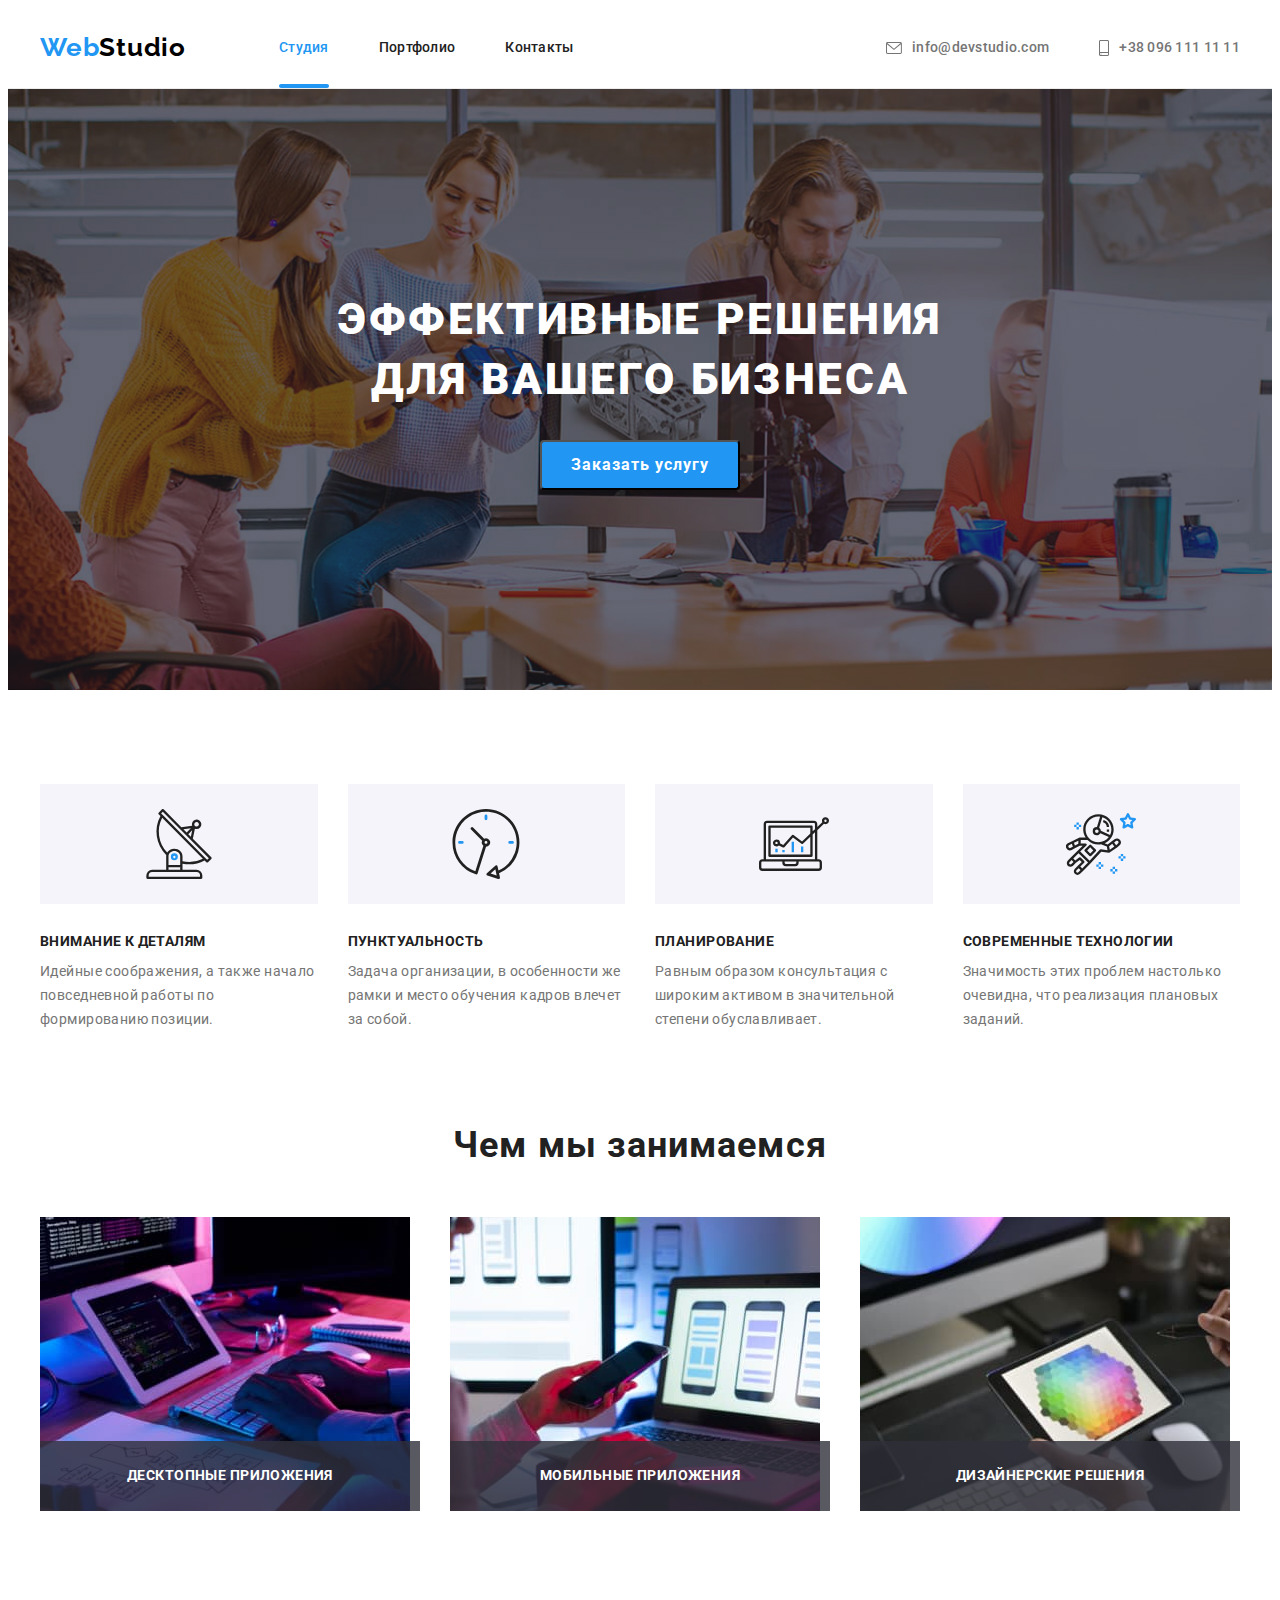
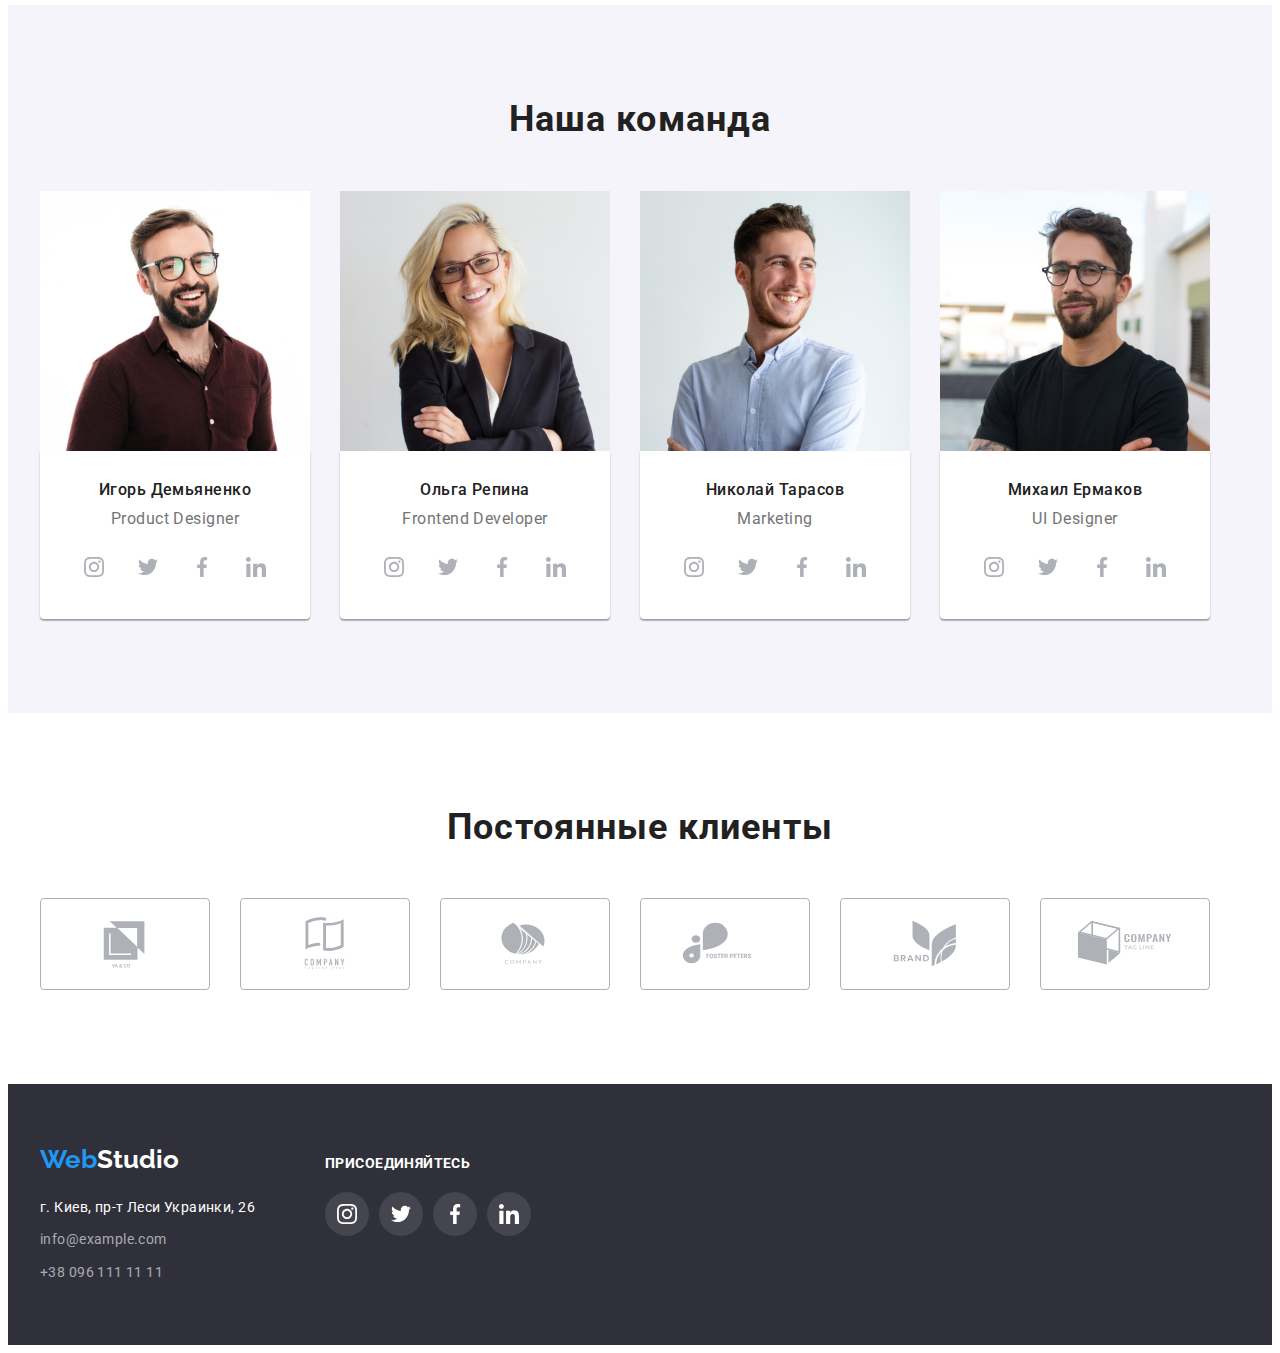
<file: index.html>
<!DOCTYPE html>
<html lang="ru">
  <head>
    <meta charset="UTF-8" />
    <meta http-equiv="X-UA-Compatible" content="IE=edge" />
    <meta name="viewport" content="width=device-width, initial-scale=1.0" />
    <title>Студия</title>
    <link rel="preconnect" href="https://fonts.googleapis.com" />
    <link rel="preconnect" href="https://fonts.gstatic.com" crossorigin />
    <link
      href="https://fonts.googleapis.com/css2?family=Raleway:wght@700&family=Roboto:wght@400;500;700;900&display=swap"
      rel="stylesheet"
    />
    <link
      rel="stylesheet"
      href="https://cdnjs.cloudflare.com/ajax/libs/modern-normalize/1.1.0/modern-normalize.min.css"
      integrity="sha512-wpPYUAdjBVSE4KJnH1VR1HeZfpl1ub8YT/NKx4PuQ5NmX2tKuGu6U/JRp5y+Y8XG2tV+wKQpNHVUX03MfMFn9Q=="
      crossorigin="anonymous"
      referrerpolicy="no-referrer"
    />
    <link rel="stylesheet" href="./css/styles.css" />
  </head>
  <body>
    <header class="header">
      <div class="container header-container">
        <nav class="header-nav">
          <a class="header-logo" lang="en" href="./index.html">
            Web<span class="studio">Studio</span></a
          >
          <ul class="list header-list">
            <li class="header-item">
              <a class="header-link current" href="./index.html">Студия</a>
            </li>
            <li class="header-item">
              <a class="header-link" href="./portfolio.html">Портфолио</a>
            </li>
            <li class="header-item">
              <a class="header-link" href="">Контакты</a>
            </li>
          </ul>
        </nav>

        <ul class="list contacts-list">
          <li class="contacts-item">
            <a class="contacts-link" href="mailto:info@devstudio.com">
              <svg class="header-contacts-icon" width="16" height="12">
                <use href="images/icons.svg#icon-envelope"></use>
              </svg>
              info@devstudio.com
            </a>
          </li>
          <li class="contacts-item">
            <a class="contacts-link" href="tel:+380961111111">
              <svg class="header-contacts-icon" width="10" height="16">
                <use href="images/icons.svg#icon-smartphone"></use>
              </svg>
              +38 096 111 11 11
            </a>
          </li>
        </ul>
      </div>
    </header>

    <main>
      <section class="hero">
        <div class="container">
          <h1 class="hero-title">Эффективные решения для вашего бизнеса</h1>
          <button class="btn" type="button" data-modal-open>
            Заказать услугу
          </button>
        </div>
      </section>

      <section class="features">
        <div class="container">
          <ul class="list features-list">
            <li class="features-item">
              <h3 class="features-title">Внимание к деталям</h3>
              <p class="features-text">
                Идейные соображения, а также начало повседневной работы по
                формированию позиции.
              </p>
            </li>
            <li class="features-item">
              <h3 class="features-title">Пунктуальность</h3>
              <p class="features-text">
                Задача организации, в особенности же рамки и место обучения
                кадров влечет за собой.
              </p>
            </li>
            <li class="features-item">
              <h3 class="features-title">Планирование</h3>
              <p class="features-text">
                Равным образом консультация с широким активом в значительной
                степени обуславливает.
              </p>
            </li>
            <li class="features-item">
              <h3 class="features-title">Современные технологии</h3>
              <p class="features-text">
                Значимость этих проблем настолько очевидна, что реализация
                плановых заданий.
              </p>
            </li>
          </ul>
        </div>
      </section>

      <section class="works">
        <div class="container">
          <h2 class="works-title">Чем мы занимаемся</h2>
          <ul class="list list-works">
            <li class="works-item">
              <img src="./images/computer.jpg" alt="компьютер" width="370" />
              <p class="works-text">Десктопные приложения</p>
            </li>
            <li class="works-item">
              <img src="./images/notebook.jpg" alt="ноутбук" width="370" />
              <p class="works-text">Мобильные приложения</p>
            </li>
            <li class="works-item">
              <img src="./images/tablet.jpg" alt="планшет" width="370" />
              <p class="works-text">Дизайнерские решения</p>
            </li>
          </ul>
        </div>
      </section>

      <section class="team">
        <div class="container">
          <h2 class="team-title">Наша команда</h2>
          <ul class="list list-team">
            <li class="team-item">
              <img
                src="./images/Demyanenko.jpg"
                alt="Игорь Демьяненко"
                width="270"
              />
              <div class="container-team">
                <h3 class="team-subtitle">Игорь Демьяненко</h3>
                <p class="team-text">Product Designer</p>
                <ul class="list team-social-list">
                  <li class="team-social-item">
                    <a class="team-social-link" href="">
                      <svg class="team-social-icon" width="20" height="20">
                        <use href="images/icons.svg#icon-instagram"></use>
                      </svg>
                    </a>
                  </li>

                  <li class="team-social-item">
                    <a class="team-social-link" href="">
                      <svg class="team-social-icon" width="20" height="20">
                        <use href="images/icons.svg#icon-twitter"></use>
                      </svg>
                    </a>
                  </li>

                  <li class="team-social-item">
                    <a class="team-social-link" href="">
                      <svg class="team-social-icon" width="20" height="20">
                        <use href="images/icons.svg#icon-facebook"></use>
                      </svg>
                    </a>
                  </li>

                  <li class="team-social-item">
                    <a class="team-social-link" href="">
                      <svg class="team-social-icon" width="20" height="20">
                        <use href="images/icons.svg#icon-linkedin"></use>
                      </svg>
                    </a>
                  </li>
                </ul>
              </div>
            </li>
            <li class="team-item">
              <img src="./images/Repina.jpg" alt="Ольга Репина" width="270" />
              <div class="container-team">
                <h3 class="team-subtitle">Ольга Репина</h3>
                <p class="team-text">Frontend Developer</p>
                <ul class="list team-social-list">
                  <li class="team-social-item">
                    <a class="team-social-link" href="">
                      <svg class="team-social-icon" width="20" height="20">
                        <use href="images/icons.svg#icon-instagram"></use>
                      </svg>
                    </a>
                  </li>

                  <li class="team-social-item">
                    <a class="team-social-link" href="">
                      <svg class="team-social-icon" width="20" height="20">
                        <use href="images/icons.svg#icon-twitter"></use>
                      </svg>
                    </a>
                  </li>

                  <li class="team-social-item">
                    <a class="team-social-link" href="">
                      <svg class="team-social-icon" width="20" height="20">
                        <use href="images/icons.svg#icon-facebook"></use>
                      </svg>
                    </a>
                  </li>

                  <li class="team-social-item">
                    <a class="team-social-link" href="">
                      <svg class="team-social-icon" width="20" height="20">
                        <use href="images/icons.svg#icon-linkedin"></use>
                      </svg>
                    </a>
                  </li>
                </ul>
              </div>
            </li>
            <li class="team-item">
              <img
                src="./images/Tarasov.jpg"
                alt="Николай Тарасов"
                width="270"
              />
              <div class="container-team">
                <h3 class="team-subtitle">Николай Тарасов</h3>
                <p class="team-text">Marketing</p>
                <ul class="list team-social-list">
                  <li class="team-social-item">
                    <a class="team-social-link" href="">
                      <svg class="team-social-icon" width="20" height="20">
                        <use href="images/icons.svg#icon-instagram"></use>
                      </svg>
                    </a>
                  </li>

                  <li class="team-social-item">
                    <a class="team-social-link" href="">
                      <svg class="team-social-icon" width="20" height="20">
                        <use href="images/icons.svg#icon-twitter"></use>
                      </svg>
                    </a>
                  </li>

                  <li class="team-social-item">
                    <a class="team-social-link" href="">
                      <svg class="team-social-icon" width="20" height="20">
                        <use href="images/icons.svg#icon-facebook"></use>
                      </svg>
                    </a>
                  </li>

                  <li class="team-social-item">
                    <a class="team-social-link" href="">
                      <svg class="team-social-icon" width="20" height="20">
                        <use href="images/icons.svg#icon-linkedin"></use>
                      </svg>
                    </a>
                  </li>
                </ul>
              </div>
            </li>
            <li class="team-item">
              <img
                src="./images/Ermakov.jpg"
                alt="Михаил Ермаков"
                width="270"
              />
              <div class="container-team">
                <h3 class="team-subtitle">Михаил Ермаков</h3>
                <p class="team-text">UI Designer</p>
                <ul class="list team-social-list">
                  <li class="team-social-item">
                    <a class="team-social-link" href="">
                      <svg class="team-social-icon" width="20" height="20">
                        <use href="images/icons.svg#icon-instagram"></use>
                      </svg>
                    </a>
                  </li>

                  <li class="team-social-item">
                    <a class="team-social-link" href="">
                      <svg class="team-social-icon" width="20" height="20">
                        <use href="images/icons.svg#icon-twitter"></use>
                      </svg>
                    </a>
                  </li>

                  <li class="team-social-item">
                    <a class="team-social-link" href="">
                      <svg class="team-social-icon" width="20" height="20">
                        <use href="images/icons.svg#icon-facebook"></use>
                      </svg>
                    </a>
                  </li>

                  <li class="team-social-item">
                    <a class="team-social-link" href="">
                      <svg class="team-social-icon" width="20" height="20">
                        <use href="images/icons.svg#icon-linkedin"></use>
                      </svg>
                    </a>
                  </li>
                </ul>
              </div>
            </li>
          </ul>
        </div>
      </section>

      <section class="clients">
        <div class="container">
          <h2 class="title-clients">Постоянные клиенты</h2>
          <ul class="list clients-list">
            <li class="clients-item">
              <a class="clients-link" href="">
                <svg class="clients-icon" width="106" height="60">
                  <use href="images/icons.svg#icon-Logo-yaco"></use>
                </svg>
              </a>
            </li>
            <li class="clients-item">
              <a class="clients-link" href="">
                <svg class="clients-icon" width="106" height="60">
                  <use
                    href="images/icons.svg#icon-logo-company-tagline-here"
                  ></use>
                </svg>
              </a>
            </li>
            <li class="clients-item">
              <a class="clients-link" href="">
                <svg class="clients-icon" width="106" height="60">
                  <use href="images/icons.svg#icon-logo-company"></use>
                </svg>
              </a>
            </li>
            <li class="clients-item">
              <a class="clients-link" href="">
                <svg class="clients-icon" width="106" height="60">
                  <use href="images/icons.svg#icon-Logo-foster-peters"></use>
                </svg>
              </a>
            </li>
            <li class="clients-item">
              <a class="clients-link" href="">
                <svg class="clients-icon" width="106" height="60">
                  <use href="images/icons.svg#icon-Logo-brand"></use>
                </svg>
              </a>
            </li>
            <li class="clients-item">
              <a class="clients-link" href="">
                <svg class="clients-icon" width="106" height="60">
                  <use href="images/icons.svg#icon-Logo-company-tag-line"></use>
                </svg>
              </a>
            </li>
          </ul>
        </div>
      </section>
    </main>

    <footer class="footer">
      <div class="container footer-container">
        <div>
          <a class="footer-logo" lang="en" href="./index.html">
            <span class="web">Web</span>Studio
          </a>
          <address>
            <ul class="list list-footer">
              <li class="footer-item">
                <a
                  class="address"
                  href="https://goo.gl/maps/t5mTRkqwzV43VkV19"
                  target="_blank"
                  rel="noopener noreferrer"
                  >г. Киев, пр-т Леси Украинки, 26
                </a>
              </li>
              <li class="footer-item">
                <a class="footer-link" href="mailto:info@example.com"
                  >info@example.com</a
                >
              </li>
              <li class="footer-item">
                <a class="footer-link" href="tel:+380961111111"
                  >+38 096 111 11 11</a
                >
              </li>
            </ul>
          </address>
        </div>
        <div class="container-footer-social">
          <h2 class="footer-social">присоединяйтесь</h2>
          <ul class="list footer-social-list">
            <li class="footer-social-item">
              <a class="footer-social-link" href="">
                <svg class="footer-social-icon" width="20" height="20">
                  <use href="images/icons.svg#icon-instagram"></use>
                </svg>
              </a>
            </li>
            <li class="footer-social-item">
              <a class="footer-social-link" href="">
                <svg class="footer-social-icon" width="20" height="20">
                  <use href="images/icons.svg#icon-twitter"></use>
                </svg>
              </a>
            </li>
            <li class="footer-social-item">
              <a class="footer-social-link" href="">
                <svg class="footer-social-icon" width="20" height="20">
                  <use href="images/icons.svg#icon-facebook"></use>
                </svg>
              </a>
            </li>
            <li class="footer-social-item">
              <a class="footer-social-link" href="">
                <svg class="footer-social-icon" width="20" height="20">
                  <use href="images/icons.svg#icon-linkedin"></use>
                </svg>
              </a>
            </li>
          </ul>
        </div>
      </div>
    </footer>
    <div class="backdrop is-hidden" data-modal>
      <div class="modal">
        <button class="modal-btn-close" type="button" data-modal-close>
          <svg class="btn-close" width="18" height="18">
            <use href="images/icons.svg#icon-close-black-18dp-2-1"></use>
          </svg>
        </button>
      </div>
    </div>
    <script src="./js/modal.js"></script>
  </body>
</html>
</file>
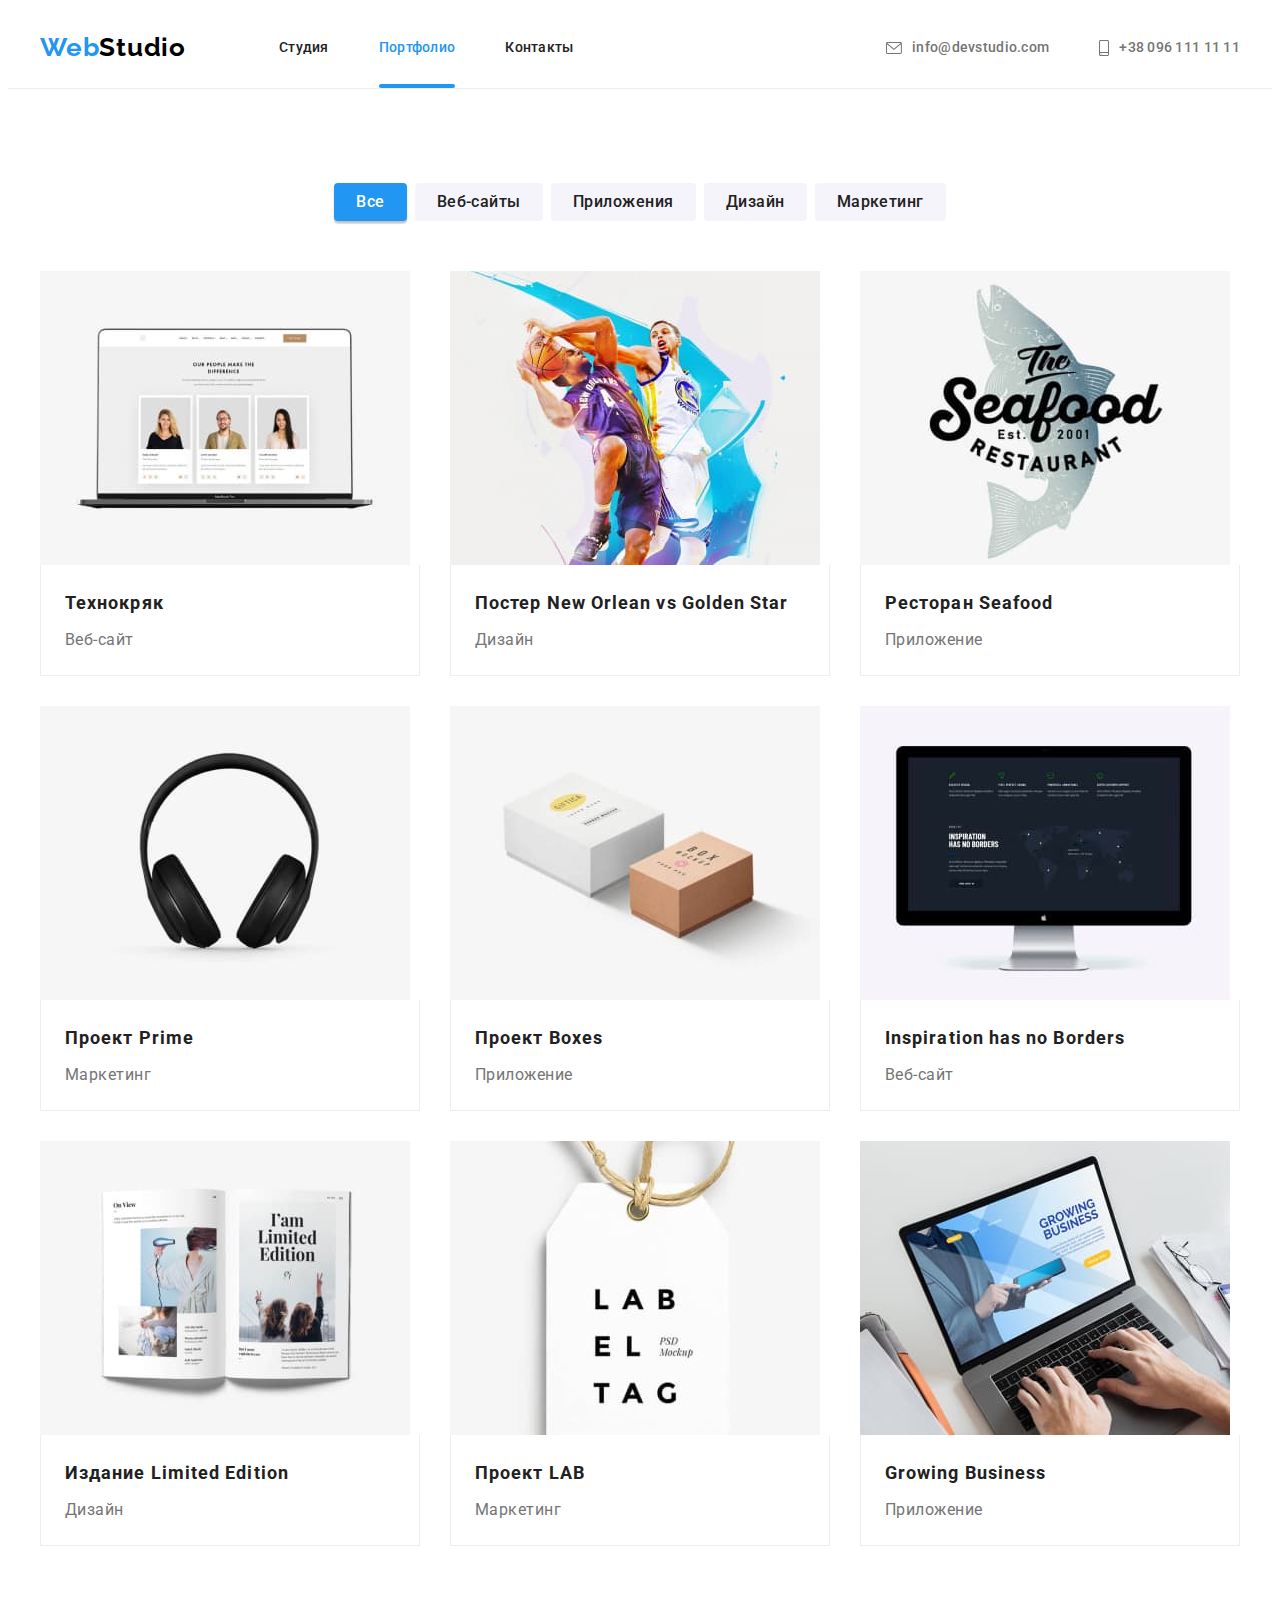
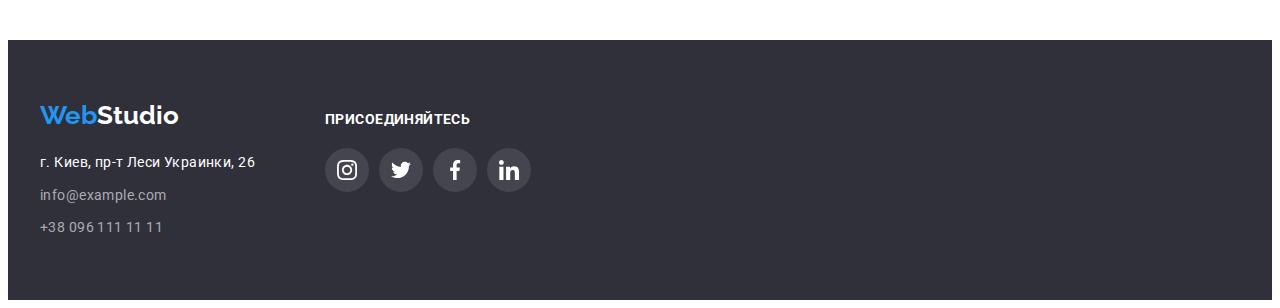
<file: portfolio.html>
<!DOCTYPE html>
<html lang="ru">
  <head>
    <meta charset="UTF-8" />
    <meta http-equiv="X-UA-Compatible" content="IE=edge" />
    <meta name="viewport" content="width=device-width, initial-scale=1.0" />
    <title>Студия</title>
    <link rel="preconnect" href="https://fonts.googleapis.com" />
    <link rel="preconnect" href="https://fonts.gstatic.com" crossorigin />
    <link
      href="https://fonts.googleapis.com/css2?family=Raleway:wght@700&family=Roboto:wght@400;500;700;900&display=swap"
      rel="stylesheet"
    />
    <link
      rel="stylesheet"
      href="https://cdnjs.cloudflare.com/ajax/libs/modern-normalize/1.1.0/modern-normalize.min.css"
      integrity="sha512-wpPYUAdjBVSE4KJnH1VR1HeZfpl1ub8YT/NKx4PuQ5NmX2tKuGu6U/JRp5y+Y8XG2tV+wKQpNHVUX03MfMFn9Q=="
      crossorigin="anonymous"
      referrerpolicy="no-referrer"
    />
    <link rel="stylesheet" href="./css/styles.css" />
  </head>
  <body>
    <header class="header">
      <div class="container header-container">
        <nav class="header-nav">
          <a class="header-logo" lang="en" href="./index.html">
            Web<span class="studio">Studio</span></a
          >
          <ul class="list header-list">
            <li class="header-item">
              <a class="header-link" href="./index.html">Студия</a>
            </li>
            <li class="header-item">
              <a class="header-link current" href="./portfolio.html"
                >Портфолио</a
              >
            </li>
            <li class="header-item">
              <a class="header-link" href="">Контакты</a>
            </li>
          </ul>
        </nav>

        <ul class="list contacts-list">
          <li class="contacts-item">
            <a class="contacts-link" href="mailto:info@devstudio.com">
              <svg class="header-contacts-icon" width="16" height="12">
                <use href="images/icons.svg#icon-envelope"></use>
              </svg>
              info@devstudio.com
            </a>
          </li>
          <li class="contacts-item">
            <a class="contacts-link" href="tel:+380961111111">
              <svg class="header-contacts-icon" width="10" height="16">
                <use href="images/icons.svg#icon-smartphone"></use>
              </svg>
              +38 096 111 11 11
            </a>
          </li>
        </ul>
      </div>
    </header>

    <main>
      <section class="portfolio">
        <h1 class="portfolio-heading">Примеры наших работ</h1>
        <div class="container">
          <ul class="list list-menu">
            <li class="portfolio-list-item">
              <button class="portfolio-button" type="button">Все</button>
            </li>
            <li class="portfolio-list-item">
              <button class="portfolio-btn" type="button">Веб-сайты</button>
            </li>
            <li class="portfolio-list-item">
              <button class="portfolio-btn" type="button">Приложения</button>
            </li>
            <li class="portfolio-list-item">
              <button class="portfolio-btn" type="button">Дизайн</button>
            </li>
            <li class="portfolio-list-item">
              <button class="portfolio-btn" type="button">Маркетинг</button>
            </li>
          </ul>
          <ul class="list list-portfolio">
            <li class="portfolio-items">
              <a class="portfolio-link" href="">
                <div class="overflow-portfolio-link">
                  <img
                    src="./images/portfolio/tehnokrak.jpg"
                    alt="Технокряк"
                    width="370"
                  />
                  <p class="overflow-portfolio-text">
                    Технокряк это современная площадка распространения
                    коронавируса. Компании используют эту платформу для
                    цифрового шпионажа и атак на защищённые сервера конкурентов.
                  </p>
                </div>
                <div class="portfolio-box">
                  <h2 class="portfolio-title">Технокряк</h2>
                  <p class="portfolio-text">Веб-сайт</p>
                </div>
              </a>
            </li>

            <li class="portfolio-items">
              <a class="portfolio-link" href="">
                <div class="overflow-portfolio-link">
                  <img
                    src="./images/portfolio/poster.jpg"
                    alt="Постер New Orlean vs Golden Star"
                    width="370"
                  />
                  <p class="overflow-portfolio-text">
                    Технокряк это современная площадка распространения
                    коронавируса. Компании используют эту платформу для
                    цифрового шпионажа и атак на защищённые сервера конкурентов.
                  </p>
                </div>
                <div class="portfolio-box">
                  <h2 class="portfolio-title">
                    Постер New Orlean vs Golden Star
                  </h2>
                  <p class="portfolio-text">Дизайн</p>
                </div>
              </a>
            </li>

            <li class="portfolio-items">
              <a class="portfolio-link" href="">
                <div class="overflow-portfolio-link">
                  <img
                    src="./images/portfolio/seafood.jpg"
                    alt="Ресторан Seafood"
                    width="370"
                  />
                  <p class="overflow-portfolio-text">
                    Технокряк это современная площадка распространения
                    коронавируса. Компании используют эту платформу для
                    цифрового шпионажа и атак на защищённые сервера конкурентов.
                  </p>
                </div>
                <div class="portfolio-box">
                  <h2 class="portfolio-title">Ресторан Seafood</h2>
                  <p class="portfolio-text">Приложение</p>
                </div>
              </a>
            </li>

            <li class="portfolio-items">
              <a class="portfolio-link" href="">
                <div class="overflow-portfolio-link">
                  <img
                    src="./images/portfolio/prime.jpg"
                    alt="Проект Prime"
                    width="370"
                  />
                  <p class="overflow-portfolio-text">
                    Технокряк это современная площадка распространения
                    коронавируса. Компании используют эту платформу для
                    цифрового шпионажа и атак на защищённые сервера конкурентов.
                  </p>
                </div>
                <div class="portfolio-box">
                  <h2 class="portfolio-title">Проект Prime</h2>
                  <p class="portfolio-text">Маркетинг</p>
                </div>
              </a>
            </li>

            <li class="portfolio-items">
              <a class="portfolio-link" href="">
                <div class="overflow-portfolio-link">
                  <img
                    src="./images/portfolio/boxes.jpg"
                    alt="Проект Boxes"
                    width="370"
                  />
                  <p class="overflow-portfolio-text">
                    Технокряк это современная площадка распространения
                    коронавируса. Компании используют эту платформу для
                    цифрового шпионажа и атак на защищённые сервера конкурентов.
                  </p>
                </div>
                <div class="portfolio-box">
                  <h2 class="portfolio-title">Проект Boxes</h2>
                  <p class="portfolio-text">Приложение</p>
                </div>
              </a>
            </li>

            <li class="portfolio-items">
              <a class="portfolio-link" href="">
                <div class="overflow-portfolio-link">
                  <img
                    src="./images/portfolio/inspiration.jpg"
                    alt="Inspiration has no Borders"
                    width="370"
                  />
                  <p class="overflow-portfolio-text">
                    Технокряк это современная площадка распространения
                    коронавируса. Компании используют эту платформу для
                    цифрового шпионажа и атак на защищённые сервера конкурентов.
                  </p>
                </div>
                <div class="portfolio-box">
                  <h2 class="portfolio-title">Inspiration has no Borders</h2>
                  <p class="portfolio-text">Веб-сайт</p>
                </div>
              </a>
            </li>

            <li class="portfolio-items">
              <a class="portfolio-link" href="">
                <div class="overflow-portfolio-link">
                  <img
                    src="./images/portfolio/limited-edition.jpg"
                    alt="Издание Limited Edition"
                    width="370"
                  />
                  <p class="overflow-portfolio-text">
                    Технокряк это современная площадка распространения
                    коронавируса. Компании используют эту платформу для
                    цифрового шпионажа и атак на защищённые сервера конкурентов.
                  </p>
                </div>
                <div class="portfolio-box">
                  <h2 class="portfolio-title">Издание Limited Edition</h2>
                  <p class="portfolio-text">Дизайн</p>
                </div>
              </a>
            </li>

            <li class="portfolio-items">
              <a class="portfolio-link" href="">
                <div class="overflow-portfolio-link">
                  <img
                    src="./images/portfolio/lab.jpg"
                    alt="Проект LAB"
                    width="370"
                  />
                  <p class="overflow-portfolio-text">
                    Технокряк это современная площадка распространения
                    коронавируса. Компании используют эту платформу для
                    цифрового шпионажа и атак на защищённые сервера конкурентов.
                  </p>
                </div>
                <div class="portfolio-box">
                  <h2 class="portfolio-title">Проект LAB</h2>
                  <p class="portfolio-text">Маркетинг</p>
                </div>
              </a>
            </li>

            <li class="portfolio-items">
              <a class="portfolio-link" href="">
                <div class="overflow-portfolio-link">
                  <img
                    src="./images/portfolio/growing-business.jpg"
                    alt="Growing Business"
                    width="370"
                  />
                  <p class="overflow-portfolio-text">
                    Технокряк это современная площадка распространения
                    коронавируса. Компании используют эту платформу для
                    цифрового шпионажа и атак на защищённые сервера конкурентов.
                  </p>
                </div>
                <div class="portfolio-box">
                  <h2 class="portfolio-title">Growing Business</h2>
                  <p class="portfolio-text">Приложение</p>
                </div>
              </a>
            </li>
          </ul>
        </div>
      </section>
    </main>

    <footer class="footer">
      <div class="container footer-container">
        <div>
          <a class="footer-logo" lang="en" href="./index.html">
            <span class="web">Web</span>Studio
          </a>
          <address>
            <ul class="list list-footer">
              <li class="footer-item">
                <a
                  class="address"
                  href="https://goo.gl/maps/t5mTRkqwzV43VkV19"
                  target="_blank"
                  rel="noopener noreferrer"
                  >г. Киев, пр-т Леси Украинки, 26
                </a>
              </li>
              <li class="footer-item">
                <a class="footer-link" href="mailto:info@example.com"
                  >info@example.com</a
                >
              </li>
              <li class="footer-item">
                <a class="footer-link" href="tel:+380961111111"
                  >+38 096 111 11 11</a
                >
              </li>
            </ul>
          </address>
        </div>
        <div class="container-footer-social">
          <h2 class="footer-social">присоединяйтесь</h2>
          <ul class="list footer-social-list">
            <li class="footer-social-item">
              <a class="footer-social-link" href="">
                <svg class="footer-social-icon" width="20" height="20">
                  <use href="images/icons.svg#icon-instagram"></use>
                </svg>
              </a>
            </li>
            <li class="footer-social-item">
              <a class="footer-social-link" href="">
                <svg class="footer-social-icon" width="20" height="20">
                  <use href="images/icons.svg#icon-twitter"></use>
                </svg>
              </a>
            </li>
            <li class="footer-social-item">
              <a class="footer-social-link" href="">
                <svg class="footer-social-icon" width="20" height="20">
                  <use href="images/icons.svg#icon-facebook"></use>
                </svg>
              </a>
            </li>
            <li class="footer-social-item">
              <a class="footer-social-link" href="">
                <svg class="footer-social-icon" width="20" height="20">
                  <use href="images/icons.svg#icon-linkedin"></use>
                </svg>
              </a>
            </li>
          </ul>
        </div>
      </div>
    </footer>
  </body>
</html>
</file>
<file: css/styles.css>
/* основной цвет текста #212121 */
/* вторичный цвет текста #757575 */
/* цвет акцента текста #2196F3 */
/* дополнительный цвет текста (хедер, футер) #FFFFFF */
/* цвет ссылок футера  rgba(255, 255, 255, 0.6); */
/* основной цвет фона  #ffffff */
/* вторичный цвет фона  #F5F4FA */
/* дополнительный цвет фона #2F303A */
:root {
  --primary-text-color: #212121;
  --secondary-text-color: #757575;
  --accent-color: #2196f3;
  --additional-text-color: #ffffff;
  --footer-link-text-color: rgba(255, 255, 255, 0.6);
  --primary-background-color: #ffffff;
  --secondary-background-color: #f5f4fa;
  --additional-background-color: #2f303a;
}

body {
  background-color: var(--primary-background-color);
  color: var(--secondary-text-color);
  font-family: "Roboto", sans-serif;
  font-weight: 400;
}

p,
h1,
h2,
h3,
h4,
h5,
h6 {
  margin: 0;
}

ul {
  margin: 0;
  padding: 0;
}
img {
  display: block;
}
.list {
  list-style: none;
}

.header-link {
  text-decoration: none;
}

.container {
  width: 1200px;
  padding-right: 15px;
  padding-left: 15px;

  margin-right: auto;
  margin-left: auto;
}

/* стили елементов хедера, 
element styles header */

.header {
  border-bottom: 1px solid #ececec;
}

.header-container {
  display: flex;
  align-items: center;
}

.header-link.current {
  color: var(--accent-color);
}

.header-link.current::after {
  content: "";

  position: absolute;
  left: 0;
  bottom: 0;

  display: block;

  width: 100%;
  height: 4px;
  background-color: var(--accent-color);

  border-radius: 2px;
}

.header-nav {
  display: flex;
  align-items: center;
}
.header-logo {
  color: var(--accent-color);
  text-decoration: none;
  font-family: "Raleway", sans-serif;
  font-weight: 700;
  font-size: 26px;
  line-height: 1.2;
  letter-spacing: 0.03em;

  margin-right: 93px;
}

.studio {
  color: #000000;
}

.header-list {
  display: flex;
}

.header-item:not(:last-child) {
  margin-right: 50px;
}

.header-link {
  color: var(--primary-text-color);
  font-weight: 500;
  font-size: 14px;
  line-height: 1.14;
  letter-spacing: 0.02em;

  padding-top: 32px;
  padding-bottom: 32px;

  display: block;

  position: relative;

  transition: color 250ms cubic-bezier(0.4, 0, 0.2, 1);
}

.header-link:hover,
.header-link:focus {
  color: var(--accent-color);
}

.contacts-list {
  display: flex;
  margin-left: auto;
}

.contacts-link {
  color: var(--secondary-text-color);
  text-decoration: none;
  font-weight: 500;
  font-size: 14px;
  line-height: 1.14;
  letter-spacing: 0.02em;

  padding-top: 32px;
  padding-bottom: 32px;

  /* display: block; */

  display: flex;
  align-items: center;

  transition: color 250ms cubic-bezier(0.4, 0, 0.2, 1);
}

.contacts-item:not(:last-child) {
  margin-right: 50px;
}

.contacts-link:hover,
.contacts-link:focus {
  color: var(--accent-color);
}

.header-contacts-icon {
  margin-right: 10px;

  fill: currentColor;
}

/* hero section */

.hero {
  background-color: var(--additional-background-color);
  text-align: center;

  padding-top: 200px;
  padding-bottom: 200px;

  margin-right: auto;
  margin-left: auto;

  max-width: 1600px;

  background-image: linear-gradient(
      rgba(47, 48, 58, 0.4),
      rgba(47, 48, 58, 0.4)
    ),
    url(../images/hero-Img.png);

  background-size: cover;

  background-repeat: no-repeat;
  background-position: center;
}

.hero-title {
  color: var(--additional-text-color);
  font-weight: 900;
  font-size: 44px;
  line-height: 1.37;
  letter-spacing: 0.06em;
  text-transform: uppercase;

  max-width: 694px;

  margin-right: auto;
  margin-left: auto;

  text-align: center;

  margin-bottom: 30px;
}

.btn {
  font-family: inherit;
  background-color: var(--accent-color);
  color: var(--additional-text-color);
  font-weight: 700;
  font-size: 16px;
  line-height: 1.87;
  letter-spacing: 0.06em;
  cursor: pointer;

  min-width: 200px;
  min-height: 50px;

  box-shadow: 0px 4px 4px rgba(0, 0, 0, 0.15);
  border-radius: 4px;

  transition: background-color 250ms cubic-bezier(0.4, 0, 0.2, 1);
}

.btn:hover,
.btn:focus {
  background-color: #188ce8;
}

/* стили елементов секции преимуществ 
element styles section features */

.features {
  /* background-color: tomato; */
  padding-top: 94px;
}

.features-list {
  display: flex;
  margin-right: -30px;
}

.features-item {
  margin-right: 30px;
  flex-basis: calc(100% / 4 - 30px);
}

.features-item::before {
  content: "";
  display: block;

  height: 120px;
  background-size: 70px;
  background-repeat: no-repeat;
  background-position: center;

  background-color: #f5f4fa;

  margin-bottom: 30px;
}

.features-item:nth-child(1)::before {
  background-image: url(../images/antenna.svg);
}

.features-item:nth-child(2)::before {
  background-image: url(../images/clock.svg);
}

.features-item:nth-child(3)::before {
  background-image: url(../images/diagram.svg);
}

.features-item:nth-child(4)::before {
  background-image: url(../images/astronaut.svg);
}

.features-title {
  color: var(--primary-text-color);
  font-weight: 700;
  font-size: 14px;
  line-height: 1.14;
  letter-spacing: 0.03em;
  text-transform: uppercase;

  margin-bottom: 10px;
}

.features-text {
  font-size: 14px;
  line-height: 1.71;
  line-height: 24px;
  letter-spacing: 0.03em;
}

/* стили елементов секции works
 element styles section works */

.works {
  padding-top: 94px;
  padding-bottom: 94px;
}

.list-works {
  display: flex;
  margin-right: -30px;
}

.works-item {
  position: relative;

  margin-right: 30px;
  flex-basis: calc(100% / 3 - 30px);
}

.works-title {
  color: var(--primary-text-color);
  font-weight: 700;
  font-size: 36px;
  line-height: 1.16;
  text-align: center;
  letter-spacing: 0.03em;

  margin-bottom: 50px;
}

.works-text {
  position: absolute;
  left: 0;
  bottom: 0;

  font-weight: 700;
  font-size: 14px;
  line-height: 1.14;
  text-align: center;
  letter-spacing: 0.03em;
  text-transform: uppercase;

  padding-top: 27px;
  padding-bottom: 27px;
  width: 100%;

  color: var(--additional-text-color);
  background-color: rgba(47, 48, 58, 0.8);
}

/* стили елементов секции team
 element styles section team*/

.team {
  background-color: var(--secondary-background-color);
  padding-top: 94px;
  padding-bottom: 94px;
}

.list-team {
  display: flex;
  margin-right: -30px;
}

.team-item {
  margin-right: 30px;
  flex-basis: calc(100% / 4 - 50px);
}

.team-title {
  color: var(--primary-text-color);
  font-weight: 700;
  font-size: 36px;
  line-height: 1.16;
  text-align: center;
  letter-spacing: 0.03em;

  margin-bottom: 50px;
}

.team-subtitle {
  color: var(--primary-text-color);
  font-weight: 500;
  font-size: 16px;
  line-height: 1.18;
  text-align: center;
  letter-spacing: 0.03em;

  margin-bottom: 10px;
}

.team-text {
  font-size: 16px;
  line-height: 1.18;
  text-align: center;
  letter-spacing: 0.03em;

  margin-bottom: 16px;
}

.container-team {
  background-color: var(--additional-text-color);
  padding-top: 30px;
  padding-bottom: 30px;

  box-shadow: 0px 1px 3px rgba(0, 0, 0, 0.12), 0px 1px 1px rgba(0, 0, 0, 0.14),
    0px 2px 1px rgba(0, 0, 0, 0.2);
  border-radius: 0px 0px 4px 4px;
}

.team-social-list {
  display: flex;
  justify-content: center;
}

.team-social-item + .team-social-item {
  margin-left: 10px;
}

.team-social-link {
  display: flex;

  align-items: center;
  justify-content: center;

  border-radius: 50%;

  color: #afb1b8;

  height: 44px;
  width: 44px;

  transition: color 250ms cubic-bezier(0.4, 0, 0.2, 1),
    background-color 250ms cubic-bezier(0.4, 0, 0.2, 1);
}

.team-social-icon {
  fill: currentColor;
}

.team-social-link:hover,
.team-social-link:focus {
  background-color: var(--accent-color);
  color: #ffffff;
}

/* -----------  section clients-----------------
----------------секция клиенты----------------- */

.clients {
  padding-top: 94px;
  padding-bottom: 94px;
}
.title-clients {
  color: var(--primary-text-color);
  font-weight: 700;
  font-size: 36px;
  line-height: 1.16;
  text-align: center;
  letter-spacing: 0.03em;

  margin-bottom: 50px;
}

.clients-list {
  display: flex;
}

.clients-item + .clients-item {
  margin-left: 30px;
}

.clients-link {
  display: flex;

  align-items: center;
  justify-content: center;

  height: 92px;
  width: 170px;

  border: 1px solid #afb1b8;
  box-sizing: border-box;
  border-radius: 4px;

  color: #afb1b8;

  transition: color 250ms cubic-bezier(0.4, 0, 0.2, 1),
    border-color 250ms cubic-bezier(0.4, 0, 0.2, 1);
}

.clients-icon {
  display: flex;
  fill: currentColor;
}

.clients-link:hover,
.clients-link:focus {
  color: var(--accent-color);
  border-color: var(--accent-color);
}

/*  стили елементов секции footer, 
element styles footer */

.footer {
  background-color: var(--additional-background-color);

  padding-top: 60px;
  padding-bottom: 60px;
}

.footer-container {
  display: flex;
  align-items: baseline;
}

.footer-logo {
  color: var(--additional-text-color);
  text-decoration: none;
  font-family: "Raleway", sans-serif;
  font-weight: 700;
  font-size: 26px;
  line-height: 1.2;

  margin-bottom: 20px;
  display: block;
}

.web {
  color: var(--accent-color);
}

.address {
  color: var(--additional-text-color);
  font-style: normal;
  font-size: 14px;
  line-height: 1.7;
  letter-spacing: 0.03em;
  text-decoration: none;

  transition: color 250ms cubic-bezier(0.4, 0, 0.2, 1);
}

.footer-link {
  color: var(--footer-link-text-color);
  font-style: normal;
  font-size: 14px;
  line-height: 1.7;
  letter-spacing: 0.03em;
  text-decoration: none;

  transition: color 250ms cubic-bezier(0.4, 0, 0.2, 1);
}

.address:hover,
.address:focus {
  color: var(--footer-link-text-color);
}

.footer-link:hover,
.footer-link:focus {
  color: var(--additional-text-color);
}

.footer-item:not(:last-child) {
  margin-bottom: 9px;
}

.footer-social {
  font-weight: 700;
  font-size: 14px;
  line-height: 1.14;
  letter-spacing: 0.03em;
  text-transform: uppercase;

  color: var(--primary-background-color);

  margin-bottom: 20px;
}

.footer-social-list {
  display: flex;
}

.footer-social-item + .footer-social-item {
  margin-left: 10px;
}

.footer-social-link {
  display: flex;

  align-items: center;
  justify-content: center;

  border-radius: 50%;

  background-color: rgba(255, 255, 255, 0.1);

  width: 44px;
  height: 44px;

  transition: background-color 250ms cubic-bezier(0.4, 0, 0.2, 1);
}

.footer-social-icon {
  fill: var(--primary-background-color);
}

.container-footer-social {
  margin-left: 70px;
}

.footer-social-link:hover,
.footer-social-link:focus {
  background-color: var(--accent-color);
}

/* стили портфолио */

.portfolio {
  padding-top: 94px;
  padding-bottom: 94px;
}

.portfolio-heading {
  text-align: center;

  position: absolute;
  width: 1px;
  height: 1px;
  margin: -1px;
  border: 0;
  padding: 0;

  white-space: nowrap;
  clip-path: inset(100%);
  clip: rect(0 0 0 0);
  overflow: hidden;
}

.list-menu {
  display: flex;
  justify-content: center;
  margin-bottom: 50px;
}

.portfolio-list-item:not(:last-child) {
  margin-right: 8px;
}
.portfolio-button {
  font-family: inherit;
  background-color: var(--accent-color);
  color: var(--additional-text-color);
  font-weight: 500;
  font-size: 16px;
  line-height: 1.62;
  letter-spacing: 0.03em;
  cursor: pointer;

  box-shadow: 0px 3px 1px rgba(0, 0, 0, 0.1), 0px 1px 2px rgba(0, 0, 0, 0.08),
    0px 2px 2px rgba(0, 0, 0, 0.12);
  border-radius: 4px;
  border: none;

  padding: 6px 22px;
}

.portfolio-btn {
  font-family: inherit;
  background-color: var(--secondary-background-color);
  color: var(--primary-text-color);
  font-weight: 500;
  font-size: 16px;
  line-height: 1.62;
  text-align: center;
  letter-spacing: 0.03em;
  cursor: pointer;

  border-radius: 4px;
  border: none;

  padding: 6px 22px;

  transition: color 250ms cubic-bezier(0.4, 0, 0.2, 1),
    background-color 250ms cubic-bezier(0.4, 0, 0.2, 1),
    box-shadow 250ms cubic-bezier(0.4, 0, 0.2, 1);
}

.portfolio-btn:hover,
.portfolio-btn:focus {
  background-color: var(--accent-color);
  color: var(--additional-text-color);

  box-shadow: 0px 3px 1px rgba(0, 0, 0, 0.1), 0px 1px 2px rgba(0, 0, 0, 0.08),
    0px 2px 2px rgba(0, 0, 0, 0.12);
}

.list-portfolio {
  display: flex;
  flex-wrap: wrap;

  margin-right: -30px;
  margin-bottom: -30px;
}

.portfolio-items {
  flex-basis: calc((100% - 90px) / 3);

  margin-right: 30px;
  margin-bottom: 30px;
}

.portfolio-box {
  padding: 20px 24px;

  border-right: 1px solid #eeeeee;
  border-bottom: 1px solid #eeeeee;
  border-left: 1px solid #eeeeee;
}

.portfolio-title {
  color: var(--primary-text-color);
  font-weight: 700;
  font-size: 18px;
  line-height: 2;
  letter-spacing: 0.06em;

  margin-bottom: 4px;
}

.portfolio-link {
  text-decoration: none;
  display: block;

  transition: box-shadow 250ms cubic-bezier(0.4, 0, 0.2, 1);
}

.portfolio-link:hover,
.portfolio-link:focus {
  box-shadow: 0px 1px 1px rgba(0, 0, 0, 0.12), 0px 4px 4px rgba(0, 0, 0, 0.06),
    1px 4px 6px rgba(0, 0, 0, 0.16);
}

.portfolio-text {
  color: var(--secondary-text-color);
  font-size: 16px;
  line-height: 1.87;
  letter-spacing: 0.03em;
}

.overflow-portfolio-link {
  position: relative;
  overflow: hidden;
}

.overflow-portfolio-text {
  position: absolute;
  left: 0;
  bottom: 0;

  width: 100%;
  height: 100%;

  font-weight: 400;
  font-size: 18px;
  line-height: 1.56;
  letter-spacing: 0.03em;

  padding: 63px 24px;

  color: #ffffff;
  background-color: rgba(33, 150, 243, 0.9);

  transform: translateY(100%);
  transition: transform 250ms cubic-bezier(0.4, 0, 0.2, 1);

  opacity: 0;
}

.portfolio-link:hover .overflow-portfolio-text {
  opacity: 1;
  transform: translateY(0);
}

/* --------------- модальное окно-----------------------------------------
--------------------------------modal------------------------------------- */

.backdrop {
  position: fixed;
  left: 0;
  top: 0;

  width: 100%;
  height: 100%;

  background-color: rgba(0, 0, 0, 0.2);

  opacity: 1;
  visibility: visible;

  transition: opacity 250ms cubic-bezier(0.4, 0, 0.2, 1),
    visibility 250ms cubic-bezier(0.4, 0, 0.2, 1);
}

.backdrop.is-hidden {
  opacity: 0;
  pointer-events: none;
  visibility: hidden;
}

.backdrop.is-hidden .modal {
  transform: translate(-50%, -50%) scale(1.6);
}

.modal {
  position: absolute;
  top: 50%;
  left: 50%;
  transform: translate(-50%, -50%) scale(1);

  transition: transform 250ms cubic-bezier(0.4, 0, 0.2, 1);

  min-width: 528px;
  min-height: 581px;

  padding: 8px;

  background-color: var(--additional-text-color);
}

.modal-btn-close {
  position: relative;
  display: block;

  width: 30px;
  height: 30px;
  cursor: pointer;
  margin-left: auto;

  border: 1px solid rgba(0, 0, 0, 0.1);
  border-radius: 50%;

  background-color: var(--additional-text-color);
}

.btn-close {
  position: absolute;
  top: 50%;
  left: 50%;
  transform: translate(-50%, -50%);
}
</file>
